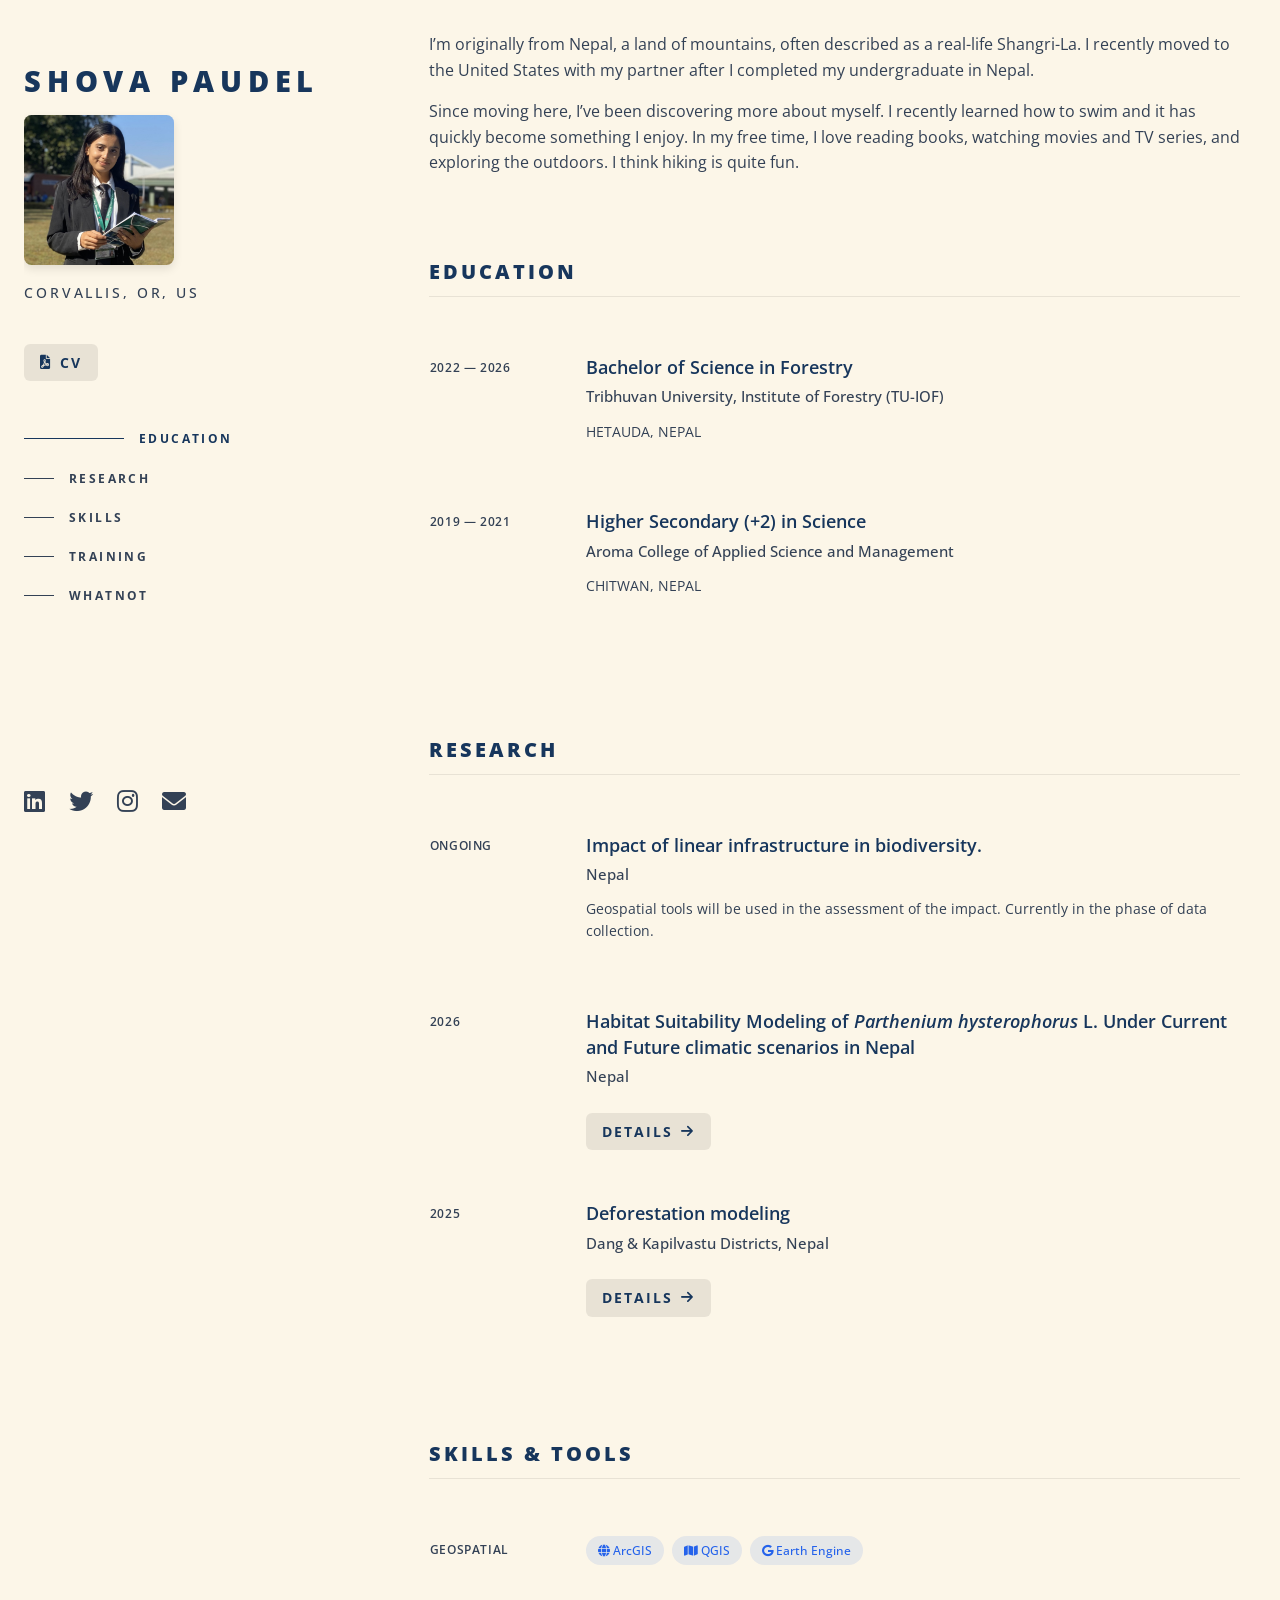
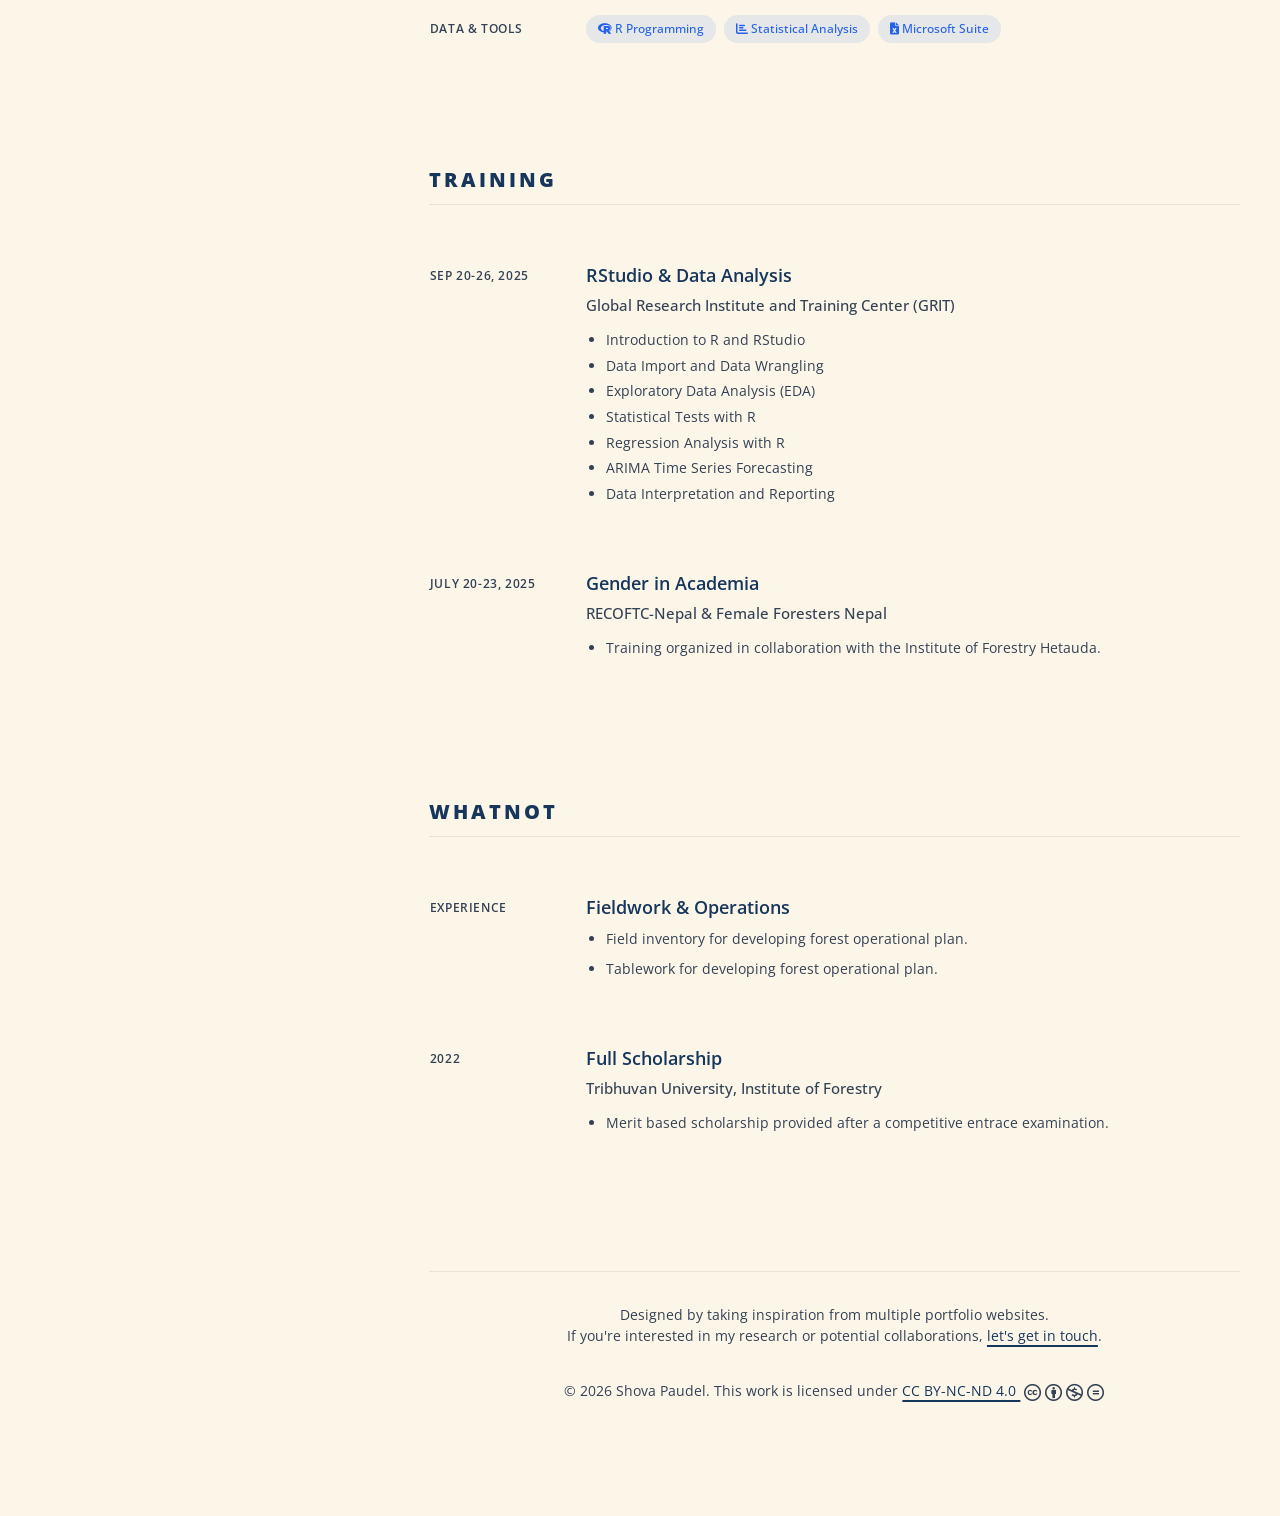
<file: index.html>
<!DOCTYPE html>
<html lang="en" class="scroll-smooth">
<head>
    <meta charset="UTF-8">
    <meta name="viewport" content="width=device-width, initial-scale=1.0">
    <title>Shova Paudel</title>
    <link rel="stylesheet" href="https://cdnjs.cloudflare.com/ajax/libs/font-awesome/6.0.0-beta3/css/all.min.css">
    <link href="https://fonts.googleapis.com/css2?family=Open+Sans:wght@400;500;600;700;800&display=swap" rel="stylesheet">
    <!-- Link to external CSS -->
    <link rel="stylesheet" href="css/style.css">
</head>
<body>

    <div class="layout-container">
        
        <!-- LEFT COLUMN: Sticky Header -->
       <header class="header-col">
        <!-- Wrapper forces social links to the bottom -->
        <div class="header-content-wrap">
            
            <!-- Profile Picture below Name -->
            <div class="title-wrapper">
                <h1>SHOVA PAUDEL</h1>
                <img src="images/shova_dehradun.jpg" alt="Shova Paudel">
            </div>

                <div class="location-text">
                    CORVALLIS, OR, US
                </div>
                
                <p></p>
              
                <!-- CV BUTTON -->
                <div style="margin-top: 1rem; margin-bottom: 2rem;">
                    <a href="assets/Vita_Shova.pdf" target="_blank" class="btn-primary">
                        <i class="fas fa-file-pdf"></i> CV
                    </a>
                </div>
                
        

                <!-- Desktop Navigation -->
                <nav>
                    <ul class="nav-menu">
                        <li><a href="#education" class="nav-link active"><span class="nav-indicator"></span><span class="nav-text">Education</span></a></li>
                        <li><a href="#research" class="nav-link"><span class="nav-indicator"></span><span class="nav-text">Research</span></a></li>
                        <li><a href="#skills" class="nav-link"><span class="nav-indicator"></span><span class="nav-text">Skills</span></a></li>
                        <li><a href="#awards-training" class="nav-link"><span class="nav-indicator"></span><span class="nav-text">Training</span></a></li>
                        <li><a href="#whatnot" class="nav-link"><span class="nav-indicator"></span><span class="nav-text">Whatnot</span></a></li>

                    </ul>
                </nav>
            </div>

            <!-- Social Links -->
            <div class="social-links">
                <a href="https://www.linkedin.com/in/shovapoudel59/" target="_blank" aria-label="LinkedIn"><i class="fab fa-linkedin"></i></a>
                <a href="https://x.com/Shova_P/" target="_blank" aria-label="Twitter"><i class="fab fa-twitter"></i></a>
                <a href="https://www.instagram.com/shova_poudel_/" target="_blank" aria-label="Instagram"><i class="fab fa-instagram"></i></a>
                <a href="mailto:shovapaudel0816@gmail.com" aria-label="Email"><i class="fas fa-envelope"></i></a>
            </div>
        </header>



           
<!-- RIGHT COLUMN: Scrollable Content -->
<main class="content-col">
    <!-- INTRO TEXT -->
    <div class="about-text" style="margin-bottom: 5rem;">
        <p>
        I’m originally from Nepal, a land of mountains, often described as a real-life Shangri-La. I recently moved to the United States with my partner after I completed my undergraduate in Nepal.

        </p>

        <p>
            Since moving here, I’ve been discovering more about myself. I recently learned how to swim and it has quickly become something I enjoy. In my free time, I love reading books, watching movies and TV series, and exploring the outdoors. I think hiking is quite fun.

        </p>
    </div>


            <!-- EDUCATION SECTION -->
            <section id="education">
                <h3 class="section-title">Education</h3>
                <div class="card-container">
                    
                    <div class="list-card">
                        <div class="list-dates">2022 &mdash; 2026</div>
                        <div class="list-content">
                            <div class="list-title">Bachelor of Science in Forestry</div>
                            <div class="list-subtitle">Tribhuvan University, Institute of Forestry (TU-IOF)</div>
                            <div class="list-desc">HETAUDA, NEPAL</div>
                        </div>
                    </div>

                    <div class="list-card">
                        <div class="list-dates">2019 &mdash; 2021</div>
                        <div class="list-content">
                            <div class="list-title">Higher Secondary (+2) in Science</div>
                            <div class="list-subtitle">Aroma College of Applied Science and Management</div>
                            <div class="list-desc">CHITWAN, NEPAL</div>                            
                            
                        </div>
                    </div>

                </div>
            </section>

            <!-- RESEARCH SECTION -->
            <section id="research">
                <h3 class="section-title">RESEARCH</h3>
                <div class="card-container">
                    
                      <!-- Linear Infrastructure Ongoing Research Card -->
                    <div class="list-card">
                        <div class="list-dates">Ongoing</div>
                        <div class="list-content">
                            <div class="list-title">Impact of linear infrastructure in biodiversity.</div>
                            <div class="list-subtitle">Nepal</div>
                            <div class="list-desc">
                                Geospatial tools will be used in the assessment of the impact. Currently in the phase of data collection.
                            </div>
                        </div>
                    </div>

                    <!-- Thesis Card -->
                    <div class="list-card">
                        <div class="list-dates">2026</div>
                        <div class="list-content">
                            <div class="list-title">Habitat Suitability Modeling of <i>Parthenium hysterophorus</i> L. Under Current and Future climatic scenarios in Nepal</div>
                            <div class="list-subtitle">Nepal</div>

                            <!-- Link to Results Page -->
                            <div style="margin-top: 1.5rem;">
                                <a href="results.html" class="btn-primary">
                                    Details <i class="fas fa-arrow-right"></i>
                                </a>
                            </div>

                        </div>
                    </div>

                   

                    <!-- Deforestation Ongoing Research Card -->
                    <div class="list-card">
                        <div class="list-dates">2025</div>
                        <div class="list-content">
                            <div class="list-title">Deforestation modeling</div>
                            <div class="list-subtitle">Dang & Kapilvastu Districts, Nepal</div>
                            <div class="list-desc">
                            </div>
                            

                            <div style="margin-top: 1.5rem;">
                                <a href="deforestation.html" class="btn-primary">
                                    Details <i class="fas fa-arrow-right"></i>
                                </a>
                            </div>

                        </div>
                    </div>

                   

                </div>
            </section>

          <!-- SKILLS SECTION -->
            <section id="skills">
                <h3 class="section-title">Skills & Tools</h3>
                <div class="card-container">
                    
                    <div class="list-card">
                        <div class="list-dates">Geospatial</div>
                        <div class="list-content">
                            <div class="tags">
                                <span class="tag"><i class="fas fa-globe"></i> ArcGIS</span>
                                <span class="tag"><i class="fas fa-map"></i> QGIS</span>
                                <span class="tag"><i class="fab fa-google"></i> Earth Engine</span>
                            </div>
                        </div>
                    </div>

                    <div class="list-card">
                        <div class="list-dates">Data & Tools</div>
                        <div class="list-content">
                            <div class="tags">
                                <span class="tag"><i class="fab fa-r-project"></i> R Programming</span>
                                <span class="tag"><i class="fas fa-chart-bar"></i> Statistical Analysis</span>
                                <span class="tag"><i class="fas fa-file-excel"></i> Microsoft Suite</span>
                            </div>
                        </div>
                    </div>

                </div>
            </section>
            
            
            <!-- TRAINING & EXPERIENCE SECTION -->
            <section id="awards-training">
                <h3 class="section-title">TRAINING</h3>
                <div class="card-container">
                    
                    <div class="list-card">
                        <div class="list-dates">Sep 20-26, 2025</div>
                        <div class="list-content">
                            <div class="list-title">RStudio & Data Analysis</div>
                            <div class="list-subtitle">Global Research Institute and Training Center (GRIT)</div>
                            <div class="list-desc">
                                <ul style="padding-left: 1.25rem; margin-top: 0.5rem; display: flex; flex-direction: column; gap: 0.25rem;">
                                    <li>Introduction to R and RStudio</li>
                                    <li>Data Import and Data Wrangling</li>
                                    <li>Exploratory Data Analysis (EDA)</li>
                                    <li>Statistical Tests with R</li>
                                    <li>Regression Analysis with R</li>
                                    <li>ARIMA Time Series Forecasting</li>
                                    <li>Data Interpretation and Reporting</li>
                                </ul>
                            </div>
                        </div>
                    </div>

                    <div class="list-card">
                        <div class="list-dates">July 20-23, 2025</div>
                        <div class="list-content">
                            <div class="list-title">Gender in Academia</div>
                            <div class="list-subtitle">RECOFTC-Nepal & Female Foresters Nepal</div>
                            <div class="list-desc">
                                <ul style="padding-left: 1.25rem; margin-top: 0.5rem; display: flex; flex-direction: column; gap: 0.5rem;">
                                    <li> Training organized in collaboration with the Institute of Forestry Hetauda.</li>
                                </ul>
                            </div>
                        </div>
                    </div>

                    </div>
                    </section>
               
            <!-- TRAINING & EXPERIENCE SECTION -->
            <section id="whatnot">
                <h3 class="section-title">WHATNOT</h3>
                
                    <div class="list-card">
                        <div class="list-dates">Experience</div>
                        <div class="list-content">
                            <div class="list-title">Fieldwork & Operations</div>
                            <div class="list-desc">
                                <ul style="padding-left: 1.25rem; margin-top: 0.5rem; display: flex; flex-direction: column; gap: 0.5rem;">
                                    <li>Field inventory for developing forest operational plan.</li>
                                    <li>Tablework for developing forest operational plan.</li>
                                </ul>
                            </div>
                        </div>
                    </div>

                    <div class="list-card">
                        <div class="list-dates">2022</div>
                        <div class="list-content">
                            <div class="list-title">Full Scholarship</div>
                            <div class="list-subtitle">Tribhuvan University, Institute of Forestry</div>
                            <div class="list-desc">
                                <ul style="padding-left: 1.25rem; margin-top: 0.5rem; display: flex; flex-direction: column; gap: 0.5rem;">
                                    <li> Merit based scholarship provided after a competitive entrace examination.</li>
                                </ul>
                            </div>
                        </div>
                    </div>

            </section>

            <footer class="footer">
                <p>Designed by taking inspiration from multiple portfolio websites.</p>
                <p>If you're interested in my research or potential collaborations, <a href="mailto:shovapaudel0816@gmail.com">let's get in touch</a>.</p>
                
                <div class="copyright" style="margin-top: 2rem; line-height: 1.8;">
                    © 2026 Shova Paudel. This work is licensed under 
                    <a href="https://creativecommons.org/licenses/by-nc-nd/4.0/" target="_blank" rel="noopener noreferrer" style="white-space: nowrap;">
                        CC BY-NC-ND 4.0 
                    </a>
                    <span style="font-size: 1.1rem; display: inline-flex; align-items: center; gap: 4px; margin-left: 4px; vertical-align: middle; text-decoration: none;">
                        <i class="fab fa-creative-commons"></i>
                        <i class="fab fa-creative-commons-by"></i>
                        <i class="fab fa-creative-commons-nc"></i>
                        <i class="fab fa-creative-commons-nd"></i>
                    </span>
                </div>
            </footer>

</main>

</div>
    <!-- Link to external JavaScript -->
    <script src="js/main.js"></script>
</body>
</html>
</file>
<file: css/style.css>
:root {
    /* Warm beige background inspired by the reference */
    --bg-color: #fcf6e8; 
    
    /* Dark navy/slate for headers and highlighted elements */
    --text-light: #17365c; 
    
    /* Deep charcoal/slate for body text to maintain high contrast */
    --text-main: #334155; 
    
    /* Bright blue for accents and tags */
    --accent: #2563eb; 
    --accent-bg: rgba(37, 99, 235, 0.1);
    
    /* Subtle darkening and border for card hovers on a light background */
    --card-hover: rgba(0, 0, 0, 0.03);
    --card-border: rgba(0, 0, 0, 0.08);
}

* {
    margin: 0;
    padding: 0;
    box-sizing: border-box;
}

body {
    background-color: var(--bg-color);
    color: var(--text-main);
    font-family: 'Open Sans', sans-serif; 
    font-size: 1.125rem; 
    line-height: 1.6;
    -webkit-font-smoothing: antialiased;
    position: relative;
}

/* Typography */
h1, h2, h3 { color: var(--text-light); }
a { color: var(--text-light); text-decoration: none; transition: color 0.2s; }
a:hover { color: var(--accent); }

.layout-container {
    max-width: 1280px; 
    margin: 0 auto;
    padding: 0 24px;
    display: flex;
    flex-direction: column;
    position: relative;
    z-index: 40;
}

/* LEFT COLUMN (Sticky Header) */
.header-col {
    padding: 1rem 0;
    display: flex;
    flex-direction: column;
}
/* Group for the top items so social links can be pushed to bottom */
.header-content-wrap {
    display: flex;
    flex-direction: column;
    flex-grow: 1;
}

/* Flex wrapper updated to stack items vertically */
.title-wrapper {
    display: flex;
    flex-direction: column; /* This forces the image below the name */
    align-items: flex-start; /* Aligns both to the left. Change to 'center' if you want them centered */
    gap: 1rem; /* Space between the name and the image */
    margin-bottom: 1rem;
}

.title-wrapper h1 {
    order: 1; 
    margin: 0; /* Clears any default margin that might push the image too far down */
}

/* This stays exactly the same, it already makes the image circular */
.title-wrapper img {
    order: 2;
    width: 150px;
    height: 150px;
    border-radius: 5%;
    object-fit: cover;
    border: 0px solid var(--text-light); 
    box-shadow: 0 4px 10px rgba(0,0,0,0.1);
}

.header-col h1 {
    font-size: 1.8rem; 
    font-weight: 800;
    text-transform: uppercase; 
    letter-spacing: 0.20em; 
    line-height: 1.2;
    margin-bottom: 0; /* Resetting margin because flex handles gap */
}

.location-text {
    font-size: 0.9rem;
    color: var(--text-main);
    margin-bottom: 1.5rem;
    display: flex;
    align-items: center;
    gap: 0.5rem;
    font-weight: 500;
    letter-spacing: 0.2em;
}

.header-col h2 {
    font-size: 1.25rem;
    font-weight: 600;
    color: var(--text-light);
    margin-bottom: 1rem;
}
.header-col .tagline {
    max-width: 300px;
    font-size: 1rem;
    margin-bottom: 2rem;
}

.nav-section-title {
    margin-top: 3.5rem; 
    font-size: 1rem;
    font-weight: 700;
    color: var(--text-light); 
    text-transform: uppercase;
    letter-spacing: 0.15em;
    margin-bottom: 0.5rem;
}

.nav-menu {
    display: none;
    flex-direction: column;
    gap: 1.25rem;
    margin-top: 1rem;
    list-style: none;
}

.nav-link {
    display: flex;
    align-items: center;
    width: max-content;
    color: var(--text-main);
    font-size: 0.75rem;
    font-weight: 700;
    letter-spacing: 0.2em;
    text-transform: uppercase;
}

.nav-indicator {
    display: inline-block;
    width: 30px;
    height: 1px;
    background-color: var(--text-main);
    margin-right: 15px;
    transition: all 0.2s ease;
}

.nav-link:hover, .nav-link.active {
    color: var(--text-light);
}

.nav-link:hover .nav-indicator, .nav-link.active .nav-indicator {
    width: 100px;
    background-color: var(--text-light);
}

/* FIXED Social Icons */
.social-links {
    display: flex;
    gap: 1.5rem;
    font-size: 1.5rem;
    margin-top: auto; /* This pushes the links to the bottom naturally */
    padding-top: 3rem; /* Ensures they don't crash into the nav */
    padding-bottom: 1rem;
}

.social-links a { color: var(--text-main); }
.social-links a:hover { color: var(--text-light); }

/* RIGHT COLUMN (Scrollable Content) */
.content-col {
    padding: 3rem 0;
}

section {
    margin-bottom: 6rem;
    scroll-margin-top: 6rem; 
}

.section-title {
    display: block !important; 
    font-size: 1.25rem;
    font-weight: 800;
    text-transform: uppercase;
    letter-spacing: 0.15em;
    color: var(--text-light);
    margin-bottom: 2rem;
    padding-bottom: 0.5rem;
    border-bottom: 1px solid var(--card-border); 
}

/* About Text */
.about-text p {
    margin-bottom: 1rem;
    font-size: 1rem;
}

.about-text strong, .about-text em {
    color: var(--text-light);
}

/* Clean List Cards for Experience & Research */
.list-card {
    display: grid;
    grid-template-columns: 1fr;
    gap: 1rem;
    padding: 1.5rem;
    border-radius: 8px;
    border: 1px solid transparent;
    transition: all 0.3s ease;
    margin-left: -1.5rem;
    margin-right: -1.5rem;
    text-decoration: none;
    cursor: default;
}

.list-dates {
    font-size: 0.75rem;
    font-weight: 600;
    color: var(--text-main);
    text-transform: uppercase;
    letter-spacing: 0.05em;
    padding-top: 0.25rem;
}

.list-title {
    display: block !important; 
    font-size: 1.1rem;
    font-weight: 600;
    color: var(--text-light);
    margin-bottom: 0.25rem;
    line-height: 1.5; 
}

.list-subtitle {
    font-size: 0.95rem;
    font-weight: 500;
    color: var(--text-main);
    margin-bottom: 0.75rem;
}

.list-desc {
    font-size: 0.9rem;
    line-height: 1.5;
    margin-bottom: 1rem;
}

/* Abstract Tab Styling */
.abstract-details {
    margin-top: 1rem;
    background-color: var(--card-hover);
    border: 1px solid var(--card-border);
    border-radius: 6px;
    overflow: hidden;
}

.abstract-summary {
    padding: 0.75rem 1rem;
    font-weight: 600;
    font-size: 0.9rem;
    cursor: pointer;
    color: var(--text-light);
    display: flex;
    align-items: center;
    list-style: none; /* Removes default arrow in standard browsers */
    transition: background-color 0.2s ease;
}

.abstract-summary:hover {
    background-color: rgba(0,0,0,0.05);
}

/* Remove default arrow for webkit/safari */
.abstract-summary::-webkit-details-marker {
    display: none;
}

.abstract-summary i {
    transition: transform 0.3s ease;
}

.abstract-details[open] .abstract-summary i.fa-chevron-down {
    transform: rotate(180deg);
}

.abstract-content {
    padding: 1rem;
    border-top: 1px solid var(--card-border);
    color: var(--text-main);
    font-size: 0.95rem;
}

.abstract-content p {
    margin-bottom: 0.75rem;
}

.abstract-content p:last-child {
    margin-bottom: 0;
}

/* Link Buttons */
.page-link-btn {
    color: var(--text-light);
    font-size: 0.9rem;
    font-weight: 600;
    text-decoration: underline;
    text-decoration-thickness: 1.5px;
    text-underline-offset: 4px;
    transition: color 0.2s ease, text-decoration-color 0.2s ease;
    display: inline-block;
    margin-top: 0.5rem;
}

.page-link-btn:hover {
    color: var(--accent);
    text-decoration-color: var(--accent);
}

/* Button Style */
.btn-primary {
    display: inline-flex;
    align-items: center;
    gap: 0.5rem;
    color: var(--text-light) !important;
    text-decoration: none !important;
    font-size: 0.85rem;
    font-weight: 700;
    text-transform: uppercase;
    letter-spacing: 0.15em;
    width: fit-content;
    padding: 0.5rem 1rem;
    border-radius: 6px;
    background-color: var(--card-border);
    transition: background-color 0.2s ease, color 0.2s ease;
}
        
.btn-primary:hover {
    background-color: var(--text-light);
    color: var(--bg-color) !important;
}


/* Skill Tags */
.tags {
    display: flex;
    flex-wrap: wrap;
    gap: 0.5rem;
}

.tag {
    background: var(--accent-bg);
    color: var(--accent);
    padding: 0.3rem 0.75rem;
    border-radius: 999px;
    font-size: 0.75rem;
    font-weight: 500;
}

.footer {
    max-width: 450px;
    font-size: 0.85rem;
    color: var(--text-main);
    margin-top: 5rem;
    padding-bottom: 5rem;
}

.content-col a:not(.btn-primary):not(.page-link-btn) {
    color: var(--text-light); 
    text-decoration: underline; 
    text-decoration-thickness: 1.5px;
    text-underline-offset: 4px; 
    cursor: pointer; 
    transition: color 0.2s ease, text-decoration-color 0.2s ease;
}

.content-col a:not(.btn-primary):not(.page-link-btn):hover {
    color: var(--accent); 
    text-decoration-color: var(--accent);
}

/* Desktop Layout (Two Columns) */
@media (min-width: 1024px) {
    .layout-container {
        flex-direction: row;
        justify-content: space-between;
        gap: 4rem; 
    }
    .header-col {
        position: sticky;
        top: 0;
        width: 35%; 
        max-height: 100vh;
        padding: 4rem 0; 
        
        /* Allow scrolling inside the left column if the screen is too short for all the links */
        overflow-y: auto; 
        -ms-overflow-style: none;  /* IE and Edge */
        scrollbar-width: none;  /* Firefox */
    }
    
    /* Hide scrollbar for Chrome, Safari and Opera */
    .header-col::-webkit-scrollbar {
        display: none;
    }

    .content-col {
        width:90%; 
        padding: 2rem 1rem;
    }

    .nav-menu {
        display: flex;
    }
   
    .list-card {
        grid-template-columns: 140px 1fr; 
    }
}

/* Adjustments for medium/tablet/mobile screens */
@media (min-width: 768px) and (max-width: 1023px) {
    .layout-container {
        padding: 0 48px; 
    }
}
        
@media (max-width: 1023px) {
    .content-col {
        padding: 1rem 0 4rem 0; 
    }
}




/* THESIS RESULTS PAGE */

/* --- SUBPAGE-SPECIFIC STYLES --- */

/* Back Button */
.back-btn {
    display: inline-flex;
    align-items: center;
    gap: 0.5rem;
    color: var(--text-light);
    text-decoration: none;
    font-size: 0.85rem;
    font-weight: 700;
    text-transform: uppercase;
    letter-spacing: 0.15em;
    margin-bottom: 2rem;
    width: fit-content;
    padding: 0.5rem 1rem;
    border-radius: 6px;
    background-color: var(--card-border);
    transition: background-color 0.2s ease, color 0.2s ease, transform 0.2s ease;
}

.back-btn:hover {
    background-color: var(--text-light);
    color: var(--bg-color);
    transform: translateX(-4px);
}

/* Section Title Icon Alignment Override */
.section-title {
    display: flex !important;
    align-items: center;
    gap: 0.75rem;
}

/* Entry Animation (Scroll Fade-In) */
section {
    opacity: 0;
    transform: translateY(20px);
    transition: opacity 0.8s ease, transform 0.8s ease;
}

section.visible {
    opacity: 1;
    transform: translateY(0);
}

/* Academic Text Body */
.academic-text p {
    margin-bottom: 1.25rem;
    font-size: 1.05rem;
    color: #475569;
}

/* Figure & Image Frame */
.figure-frame {
    background: #ffffff;
    padding: 1.5rem;
    border-radius: 8px;
    border: 1px solid var(--card-border);
    text-align: center;
    margin-top: 2rem;
    box-shadow: 0 4px 20px rgba(0, 0, 0, 0.03);
    transition: box-shadow 0.3s ease;
}

.figure-frame:hover {
    box-shadow: 0 8px 30px rgba(0, 0, 0, 0.06);
}

.figure-frame img {
    max-width: 100%;
    height: auto;
    max-height: 600px;
    object-fit: contain;
    border-radius: 4px;
    cursor: zoom-in;
    transition: transform 0.3s ease;
}

.figure-frame img:hover {
    transform: scale(1.01);
}

.figure-caption {
    font-size: 0.9rem;
    color: var(--text-main);
    margin-top: 1.25rem;
    font-style: italic;
    border-top: 1px solid var(--card-border);
    padding-top: 0.75rem;
}

/* Scenario Blocks & Grids */
.scenario-block {
    margin-top: 3rem;
    margin-bottom: 4rem;
}

.scenario-heading {
    display: inline-flex;
    align-items: center;
    gap: 0.5rem;
    color: var(--text-light);
    font-size: 0.85rem;
    font-weight: 700;
    text-transform: uppercase;
    letter-spacing: 0.15em;
    margin-bottom: 1.5rem;
    width: fit-content;
    padding: 0.5rem 1rem;
    border-radius: 6px;
    background-color: var(--card-border);
}

.map-gallery {
    display: grid;
    grid-template-columns: 1fr;
    gap: 1.5rem;
}

@media (min-width: 768px) {
    .map-gallery {
        grid-template-columns: repeat(2, 1fr);
    }
}

/* Takeaway Box */
.takeaway-box {
    background-color: var(--accent-bg);
    border-left: 4px solid var(--accent);
    padding: 1.5rem 1.5rem 1.5rem 2rem;
    border-radius: 0 8px 8px 0;
    margin: 2.5rem 0;
    font-size: 1.05rem;
    position: relative;
}

.takeaway-box::before {
    content: '\f0eb';
    font-family: 'Font Awesome 5 Free';
    font-weight: 900;
    position: absolute;
    left: -14px;
    top: 20px;
    background: var(--bg-color);
    color: var(--accent);
    border-radius: 50%;
    padding: 4px;
    font-size: 1.1rem;
}

.takeaway-box strong {
    color: var(--text-light);
    display: block;
    margin-bottom: 0.25rem;
}

/* Subpage Footer Border Adjustment */
.footer {
    max-width: 100%;
    border-top: 1px solid var(--card-border);
    padding-top: 2rem;
}
/* --- LIGHTBOX GALLERY (WITH < AND > ARROWS) --- */
#lightbox {
    display: none;
    position: fixed;
    z-index: 9999;
    top: 0;
    left: 0;
    width: 100vw;
    height: 100vh;
    background-color: rgba(15, 23, 42, 0.95);
    align-items: center;
    justify-content: center;
    padding: 2rem;
    opacity: 0;
    transition: opacity 0.3s ease;
}

#lightbox.show {
    display: flex;
    opacity: 1;
}

.lightbox-content {
    display: flex;
    flex-direction: column;
    align-items: center;
    max-width: 90vw;
    max-height: 90vh;
}

#lightbox img {
    max-width: 85vw;
    max-height: 75vh;
    object-fit: contain;
    box-shadow: 0 10px 40px rgba(0, 0, 0, 0.6);
    border-radius: 6px;
    user-select: none;
}

#lightbox-caption {
    color: #ffffff;
    margin-top: 1.25rem;
    font-size: 1rem;
    font-style: italic;
    text-align: center;
    max-width: 750px;
    line-height: 1.5;
}

/* Side navigation buttons (< and >) */
/* --- FIXED LEFT & RIGHT LIGHTBOX CONTROLS --- */

.lightbox-arrow {
    position: fixed !important;
    top: 50% !important;
    transform: translateY(-50%) !important;
    z-index: 10005 !important;
    
    /* Button dimensions & shape */
    width: 54px;
    height: 54px;
    border-radius: 50%;
    
    /* Modern semi-transparent glass aesthetic */
    background: rgba(255, 255, 255, 0.12);
    border: 1px solid rgba(255, 255, 255, 0.25);
    backdrop-filter: blur(8px);
    -webkit-backdrop-filter: blur(8px);
    color: #ffffff;
    
    /* Icon alignment */
    display: flex !important;
    align-items: center;
    justify-content: center;
    font-size: 1.25rem;
    
    cursor: pointer;
    outline: none;
    user-select: none;
    box-shadow: 0 4px 20px rgba(0, 0, 0, 0.35);
    transition: background 0.25s ease, color 0.25s ease, transform 0.25s ease, box-shadow 0.25s ease;
}

/* Hover & Click States */
.lightbox-arrow:hover {
    background: #ffffff;
    color: #17365c; /* Navy tone matching your headers */
    transform: translateY(-50%) scale(1.1) !important;
    box-shadow: 0 6px 24px rgba(0, 0, 0, 0.5);
}

.lightbox-arrow:active {
    transform: translateY(-50%) scale(0.96) !important;
}

/* Position Left and Right */
.lightbox-arrow.prev-btn {
    left: 2rem !important;
    right: auto !important;
}

.lightbox-arrow.next-btn {
    right: 2rem !important;
    left: auto !important;
}

/* Mobile & Tablet Adjustments */
@media (max-width: 768px) {
    .lightbox-arrow {
        width: 44px;
        height: 44px;
        font-size: 1.05rem;
    }

    .lightbox-arrow.prev-btn {
        left: 0.75rem !important;
    }

    .lightbox-arrow.next-btn {
        right: 0.75rem !important;
    }
}
/* --- HORIZONTAL MAP SLIDER --- */











/* Deforestation Modeling Details page */

/* Page Title */
        .page-title {
            font-size: 2.2rem;
            font-weight: 800;
            text-transform: uppercase;
            letter-spacing: 0.15em;
            margin-bottom: 2.5rem;
            line-height: 1.2;
            border-bottom: 2px solid var(--card-border);
            padding-bottom: 1rem;
        }

        /* Text Content */
        .article-content p {
            margin-bottom: 1.5rem;
            font-size: 1.05rem;
            color: var(--text-main);
        }

        /* Image Formatting */
        .figure-frame {
            background: #ffffff;
            padding: 1.5rem;
            border-radius: 8px;
            border: 1px solid var(--card-border);
            text-align: center;
            margin: 3rem 0;
            box-shadow: 0 4px 20px rgba(0,0,0,0.03);
        }

        .figure-frame img {
            max-width: 100%;
            height: auto;
            border-radius: 4px;
            cursor: zoom-in;
            transition: transform 0.2s ease;
        }

        .figure-frame img:hover {
            transform: scale(1.02);
        }

        .figure-caption {
            font-size: 0.9rem;
            color: var(--text-main);
            margin-top: 1.25rem;
            font-style: italic;
            border-top: 1px solid var(--card-border);
            padding-top: 0.75rem;
        }

        /* Footer */
        .footer {
            margin-top: 4rem;
            padding-top: 2rem;
            border-top: 1px solid var(--card-border);
            font-size: 0.85rem;
            text-align: center;
        }

        /* --- LIGHTBOX (ZOOM) CSS --- */
        #lightbox {
            display: none;
            position: fixed;
            z-index: 9999;
            top: 0;
            left: 0;
            width: 100vw;
            height: 100vh;
            background-color: rgba(0, 0, 0, 0.9);
            align-items: center;
            justify-content: center;
            flex-direction: column;
            cursor: zoom-out;
            padding: 2rem;
        }

        #lightbox img {
            max-width: 95%;
            max-height: 90vh;
            object-fit: contain;
            box-shadow: 0 10px 30px rgba(0,0,0,0.5);
            border-radius: 4px;
            cursor: default;
        }

        .close-lightbox {
            position: absolute;
            top: 20px;
            right: 30px;
            color: white;
            font-size: 40px;
            font-weight: bold;
            cursor: pointer;
            transition: color 0.2s;
        }

        .close-lightbox:hover {
            color: #d1d5db;
        }
</file>
